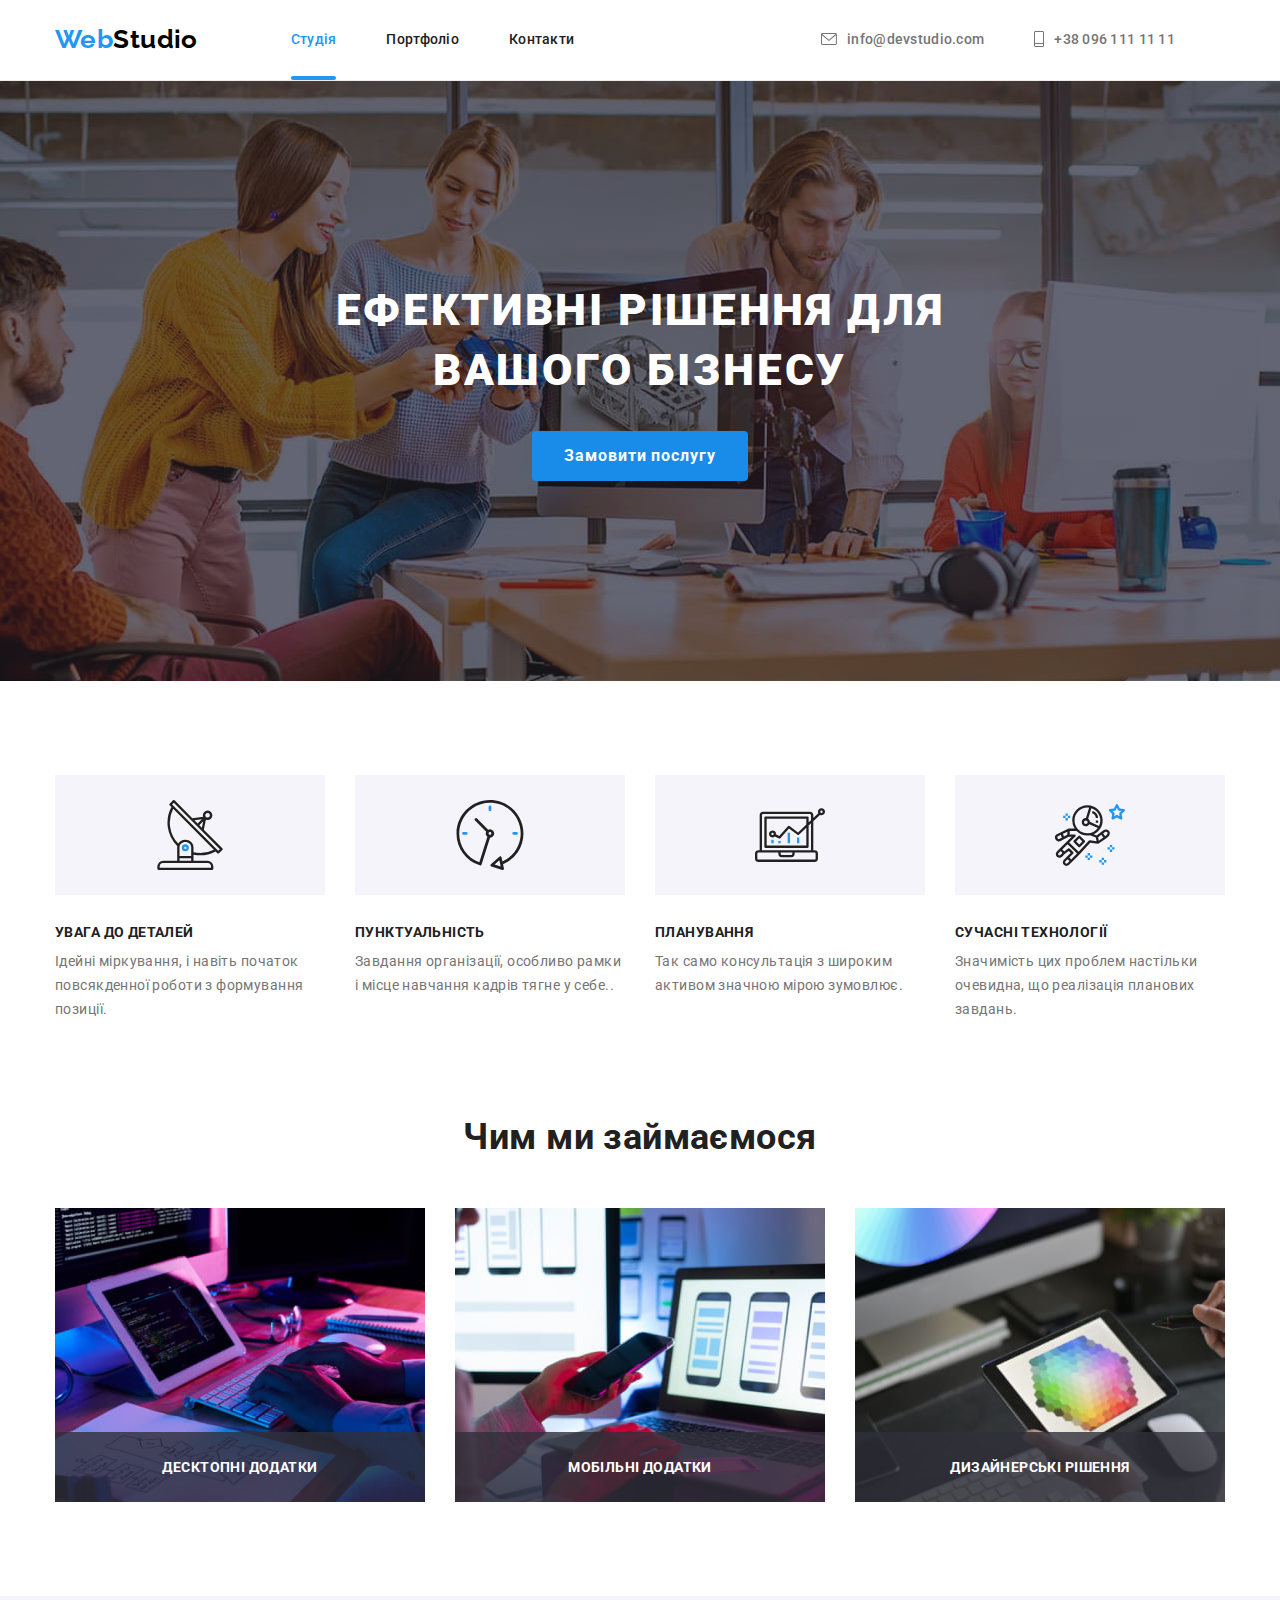
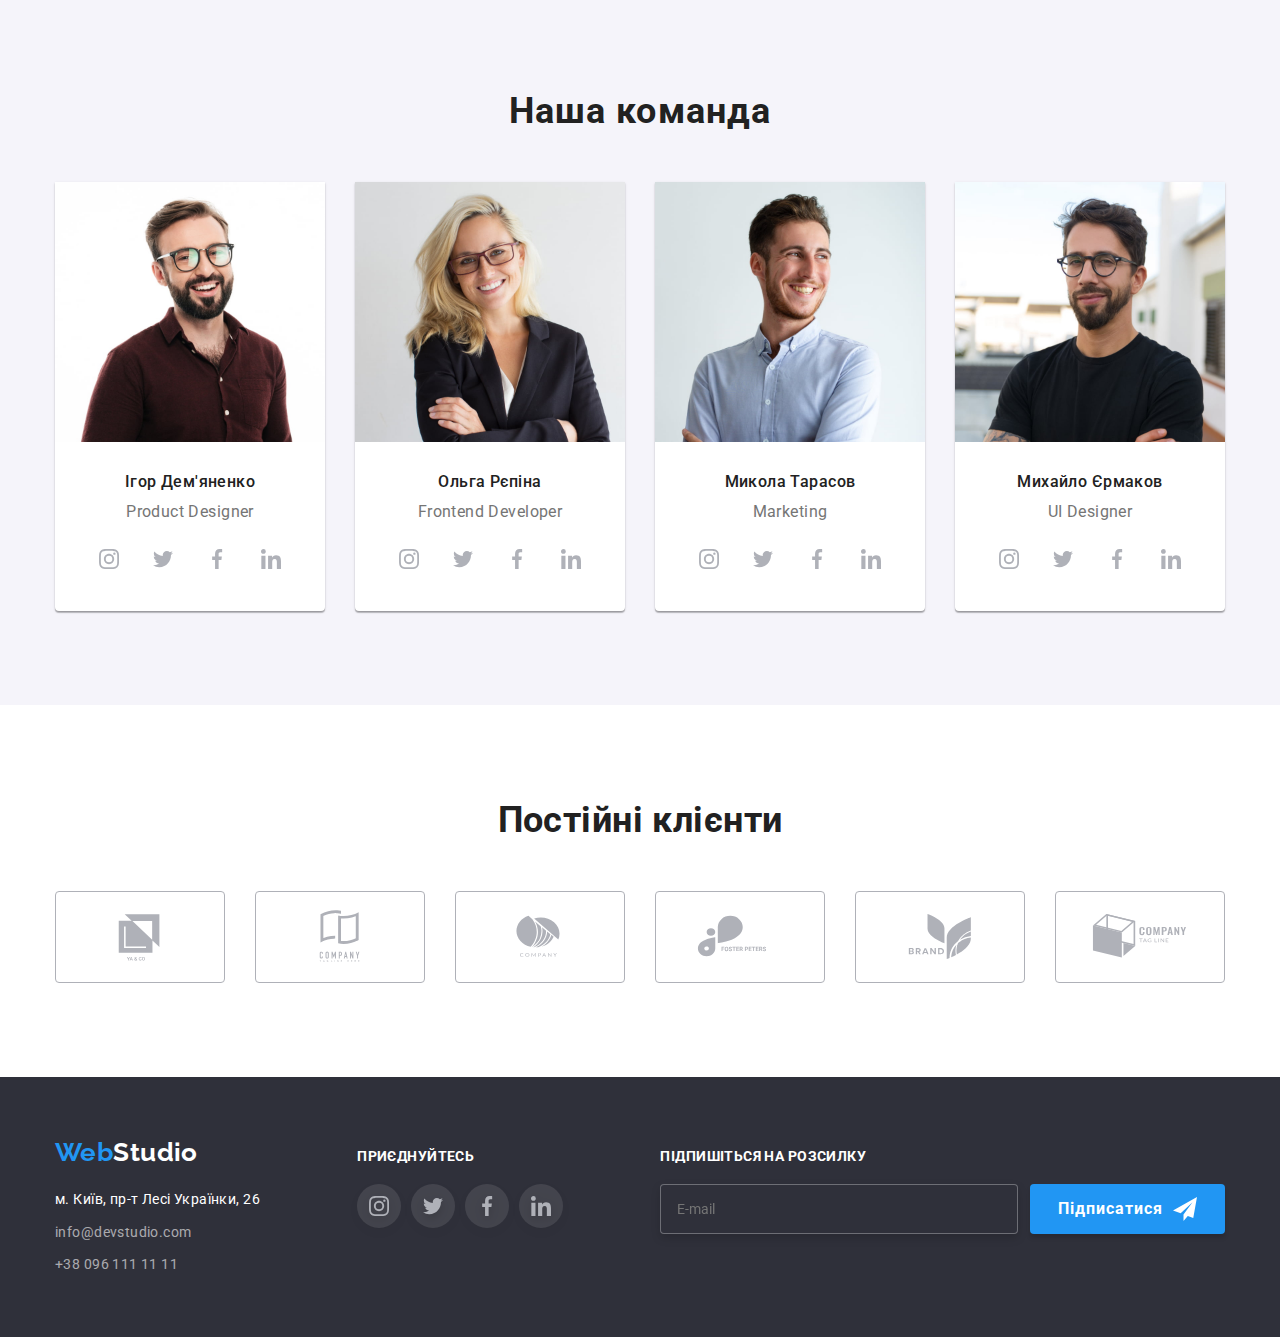
<file: index.html>
<!DOCTYPE html>
<html lang="uk">
  <head>
    <meta charset="UTF-8" />
    <meta http-equiv="X-UA-Compatible" content="IE=edge" />
    <meta name="viewport" content="width=device-width, initial-scale=1.0" />
    <title>Студія</title>

    <link rel="preconnect" href="https://fonts.googleapis.com" />
    <link rel="preconnect" href="https://fonts.gstatic.com" crossorigin />

    <link
      href="https://fonts.googleapis.com/css2?family=Raleway:wght@700&family=Roboto:wght@400;500;700;900&display=f"
      rel="stylesheet"
    />

    <link
      rel="stylesheet"
      href="https://cdnjs.cloudflare.com/ajax/libs/modern-normalize/1.1.0/modern-normalize.min.css"
    />

    <link rel="stylesheet" href="./css/main.min.css" />
    <!-- <link rel="stylesheet" href="./css/styles.css" /> -->
  </head>

  <body class="page">
    <!--Шапка сторінки-->

    <header class="menu-header">
      <!--меню навігації на наступні сторінки-->

      <div class="container header-container">
        <nav class="main-nav">
          <div class="header-link">
            <a class="main-logo link" lang="en" href="/"
              >Web<span class="main-logo-text">Studio</span></a
            >
          </div>

          <ul class="main-nav-items list">
            <li class="nav-item header-item">
              <a class="nav-link link current" href="./index.html"> Студія </a>
            </li>
            <li class="nav-item header-item">
              <a class="nav-link link" href="./portfolio.html">Портфоліо</a>
            </li>
            <li class="nav-item header-item">
              <a class="nav-link link" href="/Контакты">Контакти</a>
            </li>
          </ul>
        </nav>

        <ul class="header-group list">
          <li class="contact-item">
            <a class="contact-link link link-nav" href="mailto:info@devstudio.com"
              ><svg class="link-address" width="16" height="12">
                <use href="./images/icons.svg/symbol-defs.svg#icon-envelope"></use>
              </svg>
              info@devstudio.com</a
            >
          </li>
          <li class="contact-item">
            <a class="contact-link link link-nav" href="tel:+380961111111"
              ><svg class="link-address" width="10" height="16">
                <use href="./images/icons.svg/symbol-defs.svg#icon-Vector"></use>
              </svg>
              +38 096 111 11 11</a
            >
          </li>
        </ul>
      </div>
    </header>

    <div class="backdrop is-hidden" data-modal>
      <div class="modal">
        <button class="modal-btn" type="button" data-modal-close>
          <svg class="close-modal" width="18" height="18">
            <use href="./images/icons.svg/symbol-defs.svg#icon-close-black"></use>
          </svg>
        </button>
        <form class="registred-form" name="registred-form">
          <strong class="registred-form-title">Залиште свої дані, ми вам передзвонимо</strong>
          <div class="registred-form-group" role="group">
            <label class="registred-form-field">
              <span class="registred-form-label">Ім'я</span>
              <input
                class="registred-form-input"
                type="text"
                name="text"
                placeholder=" "
                required
              />
              <svg class="registred-form-icon" width="18" height="18">
                <use href="./images/icons.svg/symbol-defs.svg#icon-person-black"></use>
              </svg>
            </label>

            <label class="registred-form-field">
              <span class="registred-form-label">Телефон</span>
              <input class="registred-form-input" type="tel" name="tel" placeholder=" " required />
              <svg class="registred-form-icon" width="18" height="18">
                <use href="./images/icons.svg/symbol-defs.svg#icon-phone-black"></use>
              </svg>
            </label>

            <label class="registred-form-field">
              <span class="registred-form-label">Пошта</span>
              <input
                class="registred-form-input"
                type="email"
                name="email"
                placeholder=" "
                required
              />
              <svg class="registred-form-icon" width="18" height="18">
                <use href="./images/icons.svg/symbol-defs.svg#icon-email-black"></use>
              </svg>
            </label>

            <label>
              <span class="registred-form-label">Коментар</span>
              <textarea
                class="registred-form-textarea"
                name="registred-form-textarea"
                rows="6"
                placeholder="Введіть текст"
              ></textarea>
            </label>
          </div>

          <label class="registred-form-agree">
            <input class="registred-form-chekbox visually-hidden" type="checkbox" />
            <svg class="registred-form-chekbox-icons" width="16" height="15">
              <use
                class="icon-checked"
                href="./images/icons.svg/symbol-defs.svg#icon-icon-check"
              ></use>
              <use
                class="icon-dischecked"
                href="./images/icons.svg/symbol-defs.svg#icon-dischecked"
              ></use>
            </svg>
            <span class="registred-form-text"
              >Погоджуюся з розсилкою та приймаю
              <a class="contract" href="">Умови договору</a></span
            >
          </label>
          <button class="registred-form-btn" type="submit">Відправити</button>
        </form>
      </div>
    </div>

    <!--Унікальний контент сторінки-->

    <main class="main-content">
      <!--Секция Герой-->

      <section class="section hero">
        <div class="container hero-container">
          <h1 class="hero-title">Ефективні рішення для вашого бізнесу</h1>
          <button class="btn-hero module-btn-hero" type="button" data-modal-open>
            Замовити послугу
          </button>
        </div>
      </section>

      <!--Секція особливості команди розробників-->

      <section class="skils section">
        <div class="container">
          <h2 class="visually-hidden">Галерея робіт</h2>
          <ul class="skils__list list">
            <li class="skils__item">
              <div class="skils__block">
                <svg class="skils__icon" width="70px" height="70px">
                  <use href="./images/icons.svg/symbol-defs.svg#icon-antenna"></use>
                </svg>
              </div>
              <h3 class="skils__subtitle">УВАГА ДО ДЕТАЛЕЙ</h3>
              <p class="skils__text">
                Ідейні міркування, і навіть початок повсякденної роботи з формування позиції.
              </p>
            </li>
            <li class="skils__item">
              <div class="skils__block">
                <svg class="skils__icon" width="70px" height="70px">
                  <use href="./images/icons.svg/symbol-defs.svg#icon-clock"></use>
                </svg>
              </div>
              <h3 class="skils__subtitle">ПУНКТУАЛЬНІСТЬ</h3>
              <p class="skils__text">
                Завдання організації, особливо рамки і місце навчання кадрів тягне у себе..
              </p>
            </li>
            <li class="skils__item">
              <div class="skils__block">
                <svg class="skils__icon" width="70px" height="70px">
                  <use href="./images/icons.svg/symbol-defs.svg#icon-diagram"></use>
                </svg>
              </div>
              <h3 class="skils__subtitle">ПЛАНУВАННЯ</h3>
              <p class="skils__text">
                Так само консультація з широким активом значною мірою зумовлює.
              </p>
            </li>
            <li class="skils__item">
              <div class="skils__block">
                <svg class="skils__icon" width="70px" height="70px">
                  <use href="./images/icons.svg/symbol-defs.svg#icon-astronaut"></use>
                </svg>
              </div>
              <h3 class="skils__subtitle">СУЧАСНІ ТЕХНОЛОГІЇ</h3>
              <p class="skils__text">
                Значимість цих проблем настільки очевидна, що реалізація планових завдань.
              </p>
            </li>
          </ul>
        </div>
      </section>

      <!--Секція галерея-->

      <section class="work section">
        <div class="container">
          <h2 class="section__title">Чим ми займаємося</h2>
          <ul class="work__list list">
            <li class="work__item">
              <div class="work__thomb">
                <img src="images/box.jpg" alt="Набір тексту на планшеті" width="370" height="294" />
                <div class="work__wrap">
                  <h3 class="work__text">Десктопні додатки</h3>
                </div>
              </div>
            </li>

            <li class="work__item">
              <div class="work__thomb">
                <img
                  src="images/box2.jpg"
                  alt="Екран ноутбука з макетами телефону"
                  width="370"
                  height="294"
                />
                <div class="work__wrap">
                  <h3 class="work__text">Мобільні додатки</h3>
                </div>
              </div>
            </li>

            <li class="work__item">
              <div class="work__thomb">
                <img
                  src="images/box3.jpg"
                  alt="Планшет з вибором кольору"
                  width="370"
                  height="294"
                />
                <div class="work__wrap">
                  <h3 class="work__text">Дизайнерські рішення</h3>
                </div>
              </div>
            </li>
          </ul>
        </div>
      </section>

      <!--Наша команда-->

      <section class="teams section">
        <div class="container">
          <h2 class="teams__title">Наша команда</h2>
          <ul class="teams__list list">
            <li class="teams__item">
              <img
                src="images/product-designer.jpg"
                alt="foto Product Designer"
                width="270"
                height="260"
              />
              <div class="teams__card">
                <h3 class="teams__subtitle">Ігор Дем'яненко</h3>
                <p class="teams__text">Product Designer</p>
                <ul class="socials__list list">
                  <li>
                    <a
                      class="social__links"
                      href="https://instagram.com"
                      target="_blank"
                      rel="noopener noreferrer"
                      aria-label="Instagram"
                      ><svg class="socials__icon" width="20" height="20">
                        <use href="./images/icons.svg/symbol-defs.svg#icon-instagram"></use>
                      </svg>
                    </a>
                  </li>
                  <li>
                    <a
                      class="social__links"
                      href="https://twitter.com"
                      target="_blank"
                      rel="noopener noreferrer"
                      aria-label="Twitter"
                      ><svg class="socials__icon" width="20" height="20">
                        <use href="./images/icons.svg/symbol-defs.svg#icon-twitter"></use>
                      </svg>
                    </a>
                  </li>
                  <li>
                    <a
                      class="social__links"
                      href="https://facebook.com"
                      target="_blank"
                      rel="noopener noreferrer"
                      aria-label="Facebook"
                      ><svg class="socials__icon" width="20" height="20">
                        <use href="./images/icons.svg/symbol-defs.svg#icon-facebook"></use>
                      </svg>
                    </a>
                  </li>
                  <li>
                    <a
                      class="social__links"
                      href="https://linkedin.com"
                      target="_blank"
                      rel="noopener noreferrer"
                      aria-label="Linkedin"
                      ><svg class="socials__icon" width="20" height="20">
                        <use href="./images/icons.svg/symbol-defs.svg#icon-linkedin"></use>
                      </svg>
                    </a>
                  </li>
                </ul>
              </div>
            </li>

            <li class="teams__item">
              <img
                src="images/frontend-developer.jpg"
                alt="foto Frontend Developer"
                width="270"
                height="260"
              />
              <div class="teams__card">
                <h3 class="teams__subtitle">Ольга Рєпіна</h3>
                <p class="teams__text">Frontend Developer</p>
                <ul class="socials__list list">
                  <li>
                    <a
                      class="social__links"
                      href="https://instagram.com"
                      target="_blank"
                      rel="noopener noreferrer"
                      aria-label="Instagram"
                      ><svg class="socials__icon" width="20" height="20">
                        <use href="./images/icons.svg/symbol-defs.svg#icon-instagram"></use>
                      </svg>
                    </a>
                  </li>
                  <li>
                    <a
                      class="social__links"
                      href="https://twitter.com"
                      target="_blank"
                      rel="noopener noreferrer"
                      aria-label="Twitter"
                      ><svg class="socials__icon" width="20" height="20">
                        <use href="./images/icons.svg/symbol-defs.svg#icon-twitter"></use>
                      </svg>
                    </a>
                  </li>
                  <li>
                    <a
                      class="social__links"
                      href="https://facebook.com"
                      target="_blank"
                      rel="noopener noreferrer"
                      aria-label="Facebook"
                      ><svg class="socials__icon" width="20" height="20">
                        <use href="./images/icons.svg/symbol-defs.svg#icon-facebook"></use>
                      </svg>
                    </a>
                  </li>
                  <li>
                    <a
                      class="social__links"
                      href="https://linkedin.com"
                      target="_blank"
                      rel="noopener noreferrer"
                      aria-label="Linkedin"
                      ><svg class="socials__icon" width="20" height="20">
                        <use href="./images/icons.svg/symbol-defs.svg#icon-linkedin"></use>
                      </svg>
                    </a>
                  </li>
                </ul>
              </div>
            </li>

            <li class="teams__item">
              <img src="images/marketing.jpg" alt="foto Marketing" width="270" height="260" />
              <div class="teams__card">
                <h3 class="teams__subtitle">Микола Тарасов</h3>
                <p class="teams__text">Marketing</p>
                <ul class="socials__list list">
                  <li>
                    <a
                      class="social__links"
                      href="https://instagram.com"
                      target="_blank"
                      rel="noopener noreferrer"
                      aria-label="Instagram"
                      ><svg class="socials__icon" width="20" height="20">
                        <use href="./images/icons.svg/symbol-defs.svg#icon-instagram"></use>
                      </svg>
                    </a>
                  </li>
                  <li>
                    <a
                      class="social__links"
                      href="https://twitter.com"
                      target="_blank"
                      rel="noopener noreferrer"
                      aria-label="Twitter"
                      ><svg class="socials__icon" width="20" height="20">
                        <use href="./images/icons.svg/symbol-defs.svg#icon-twitter"></use>
                      </svg>
                    </a>
                  </li>
                  <li>
                    <a
                      class="social__links"
                      href="https://facebook.com"
                      target="_blank"
                      rel="noopener noreferrer"
                      aria-label="Facebook"
                      ><svg class="socials__icon" width="20" height="20">
                        <use href="./images/icons.svg/symbol-defs.svg#icon-facebook"></use>
                      </svg>
                    </a>
                  </li>
                  <li>
                    <a
                      class="social__links"
                      href="https://linkedin.com"
                      target="_blank"
                      rel="noopener noreferrer"
                      aria-label="Linkedin"
                      ><svg class="socials__icon" width="20" height="20">
                        <use href="./images/icons.svg/symbol-defs.svg#icon-linkedin"></use>
                      </svg>
                    </a>
                  </li>
                </ul>
              </div>
            </li>

            <li class="teams__item">
              <img src="images/UI-designer.jpg" alt="foto UI Designer" width="270" height="260" />
              <div class="teams__card">
                <h3 class="teams__subtitle">Михайло Єрмаков</h3>
                <p class="teams__text">UI Designer</p>
                <ul class="socials__list list">
                  <li>
                    <a
                      class="social__links"
                      href="https://instagram.com"
                      target="_blank"
                      rel="noopener noreferrer"
                      aria-label="Instagram"
                      ><svg class="socials__icon" width="20" height="20">
                        <use href="./images/icons.svg/symbol-defs.svg#icon-instagram"></use>
                      </svg>
                    </a>
                  </li>
                  <li>
                    <a
                      class="social__links"
                      href="https://twitter.com"
                      target="_blank"
                      rel="noopener noreferrer"
                      aria-label="Twitter"
                      ><svg class="socials__icon" width="20" height="20">
                        <use href="./images/icons.svg/symbol-defs.svg#icon-twitter"></use>
                      </svg>
                    </a>
                  </li>
                  <li>
                    <a
                      class="social__links"
                      href="https://facebook.com"
                      target="_blank"
                      rel="noopener noreferrer"
                      aria-label="Facebook"
                      ><svg class="socials__icon" width="20" height="20">
                        <use href="./images/icons.svg/symbol-defs.svg#icon-facebook"></use>
                      </svg>
                    </a>
                  </li>
                  <li>
                    <a
                      class="social__links"
                      href="https://linkedin.com"
                      target="_blank"
                      rel="noopener noreferrer"
                      aria-label="Linkedin"
                      ><svg class="socials__icon" width="20" height="20">
                        <use href="./images/icons.svg/symbol-defs.svg#icon-linkedin"></use>
                      </svg>
                    </a>
                  </li>
                </ul>
              </div>
            </li>
          </ul>
        </div>
      </section>

      <!-- Постійні клієнти -->

      <section class="clients section">
        <div class="container">
          <h2 class="section__title">Постійні клієнти</h2>
          <ul class="clients__list list">
            <li class="clients__item">
              <a class="clients__link link" href=""
                ><svg class="clients__logo" width="106" height="60">
                  <use href="./images/icons.svg/symbol-defs.svg#icon-Logo"></use>
                </svg>
              </a>
            </li>
            <li class="clients__item">
              <a class="clients__link link" href=""
                ><svg class="clients__logo" width="106" height="60">
                  <use href="./images/icons.svg/symbol-defs.svg#icon-Logo1"></use>
                </svg>
              </a>
            </li>
            <li class="clients__item">
              <a class="clients__link link" href=""
                ><svg class="clients__logo" width="106" height="60">
                  <use href="./images/icons.svg/symbol-defs.svg#icon-Logo2"></use>
                </svg>
              </a>
            </li>
            <li class="clients__item">
              <a class="clients__link link" href=""
                ><svg class="clients__logo" width="106" height="60">
                  <use href="./images/icons.svg/symbol-defs.svg#icon-Logo3"></use>
                </svg>
              </a>
            </li>
            <li class="clients__item">
              <a class="clients__link link" href=""
                ><svg class="clients__logo" width="106" height="60">
                  <use href="./images/icons.svg/symbol-defs.svg#icon-Logo4"></use>
                </svg>
              </a>
            </li>
            <li class="clients__item">
              <a class="clients__link link" href=""
                ><svg class="clients__logo" width="106" height="60">
                  <use href="./images/icons.svg/symbol-defs.svg#icon-Logo5"></use>
                </svg>
              </a>
            </li>
          </ul>
        </div>
      </section>
    </main>

    <!--Підвал сторінки -->
    <footer class="main-footer">
      <div class="container footer-container">
        <div>
          <a class="main-logo link logo-footer" lang="en" href="/"
            >Web<span class="main-logo-text-white">Studio</span></a
          >
          <address class="address">
            <ul class="address-items list">
              <li class="address-item1">
                <a
                  class="address-link link"
                  href="https://goo.gl/maps/Bq6WexbLNgEqduPN9"
                  target="_blank"
                  rel="noopener noreferrer"
                >
                  м. Київ, пр-т Лесі Українки, 26</a
                >
              </li>

              <li class="address-item address-mail">
                <a class="address-contact link" href="mailto:info@devstudio.com"
                  >info@devstudio.com</a
                >
              </li>
              <li class="address-item">
                <a class="address-contact link" href="tel:+380961111111">+38 096 111 11 11</a>
              </li>
            </ul>
          </address>
        </div>

        <!-- приєднуйтесь -->

        <div class="social-links-block">
          <ul class="social-list-footer">
            <h2 class="social-links-title">приєднуйтесь</h2>
            <ul class="list social-links-footer">
              <li class="list-item socials-item">
                <a
                  class="social__links footer-soc"
                  href="https://instagram.com"
                  target="_blank"
                  rel="noopener noreferrer"
                  aria-label="Instagram"
                >
                  <svg class="socials__icon" width="20" height="20">
                    <use href="./images/icons.svg/symbol-defs.svg#icon-instagram"></use>
                  </svg>
                </a>
              </li>
              <li class="list-item socials-item">
                <a
                  class="social__links footer-soc"
                  href="https://twitter.com"
                  target="_blank"
                  rel="noopener noreferrer"
                  aria-label="Twitter"
                  ><svg class="socials__icon" width="20" height="20">
                    <use href="./images/icons.svg/symbol-defs.svg#icon-twitter"></use>
                  </svg>
                </a>
              </li>
              <li class="list-item socials-item">
                <a
                  class="social__links footer-soc"
                  href="https://facebook.com"
                  target="_blank"
                  rel="noopener noreferrer"
                  aria-label="Facebook"
                  ><svg class="socials__icon" width="20" height="20">
                    <use href="./images/icons.svg/symbol-defs.svg#icon-facebook"></use>
                  </svg>
                </a>
              </li>
              <li class="list-item socials-item">
                <a
                  class="social__links footer-soc"
                  href="https://linkedin.com"
                  target="_blank"
                  rel="noopener noreferrer"
                  aria-label="Linkedin"
                  ><svg class="socials__icon" width="20" height="20">
                    <use href="./images/icons.svg/symbol-defs.svg#icon-linkedin"></use>
                  </svg>
                </a>
              </li>
            </ul>
          </ul>
        </div>

        <!-- Підпишіться на розсилку -->

        <form class="email-form" name="email-form">
          <span class="email-form-title">Підпишіться на розсилку</span>
          <div class="email-form-group" role="group">
            <label>
              <input
                class="email-form-input"
                type="email"
                name="email"
                placeholder="E-mail"
                required
              />
            </label>
            <button class="email-form-btn" type="submit">
              <span class="email-form-btn-text">Підписатися</span>
              <svg width="24" height="24">
                <use href="./images/icons.svg/symbol-defs.svg#icon-icon-send"></use>
              </svg>
            </button>
          </div>
        </form>
      </div>
    </footer>
    <script src="./js/modal.js"></script>
  </body>
</html>
</file>
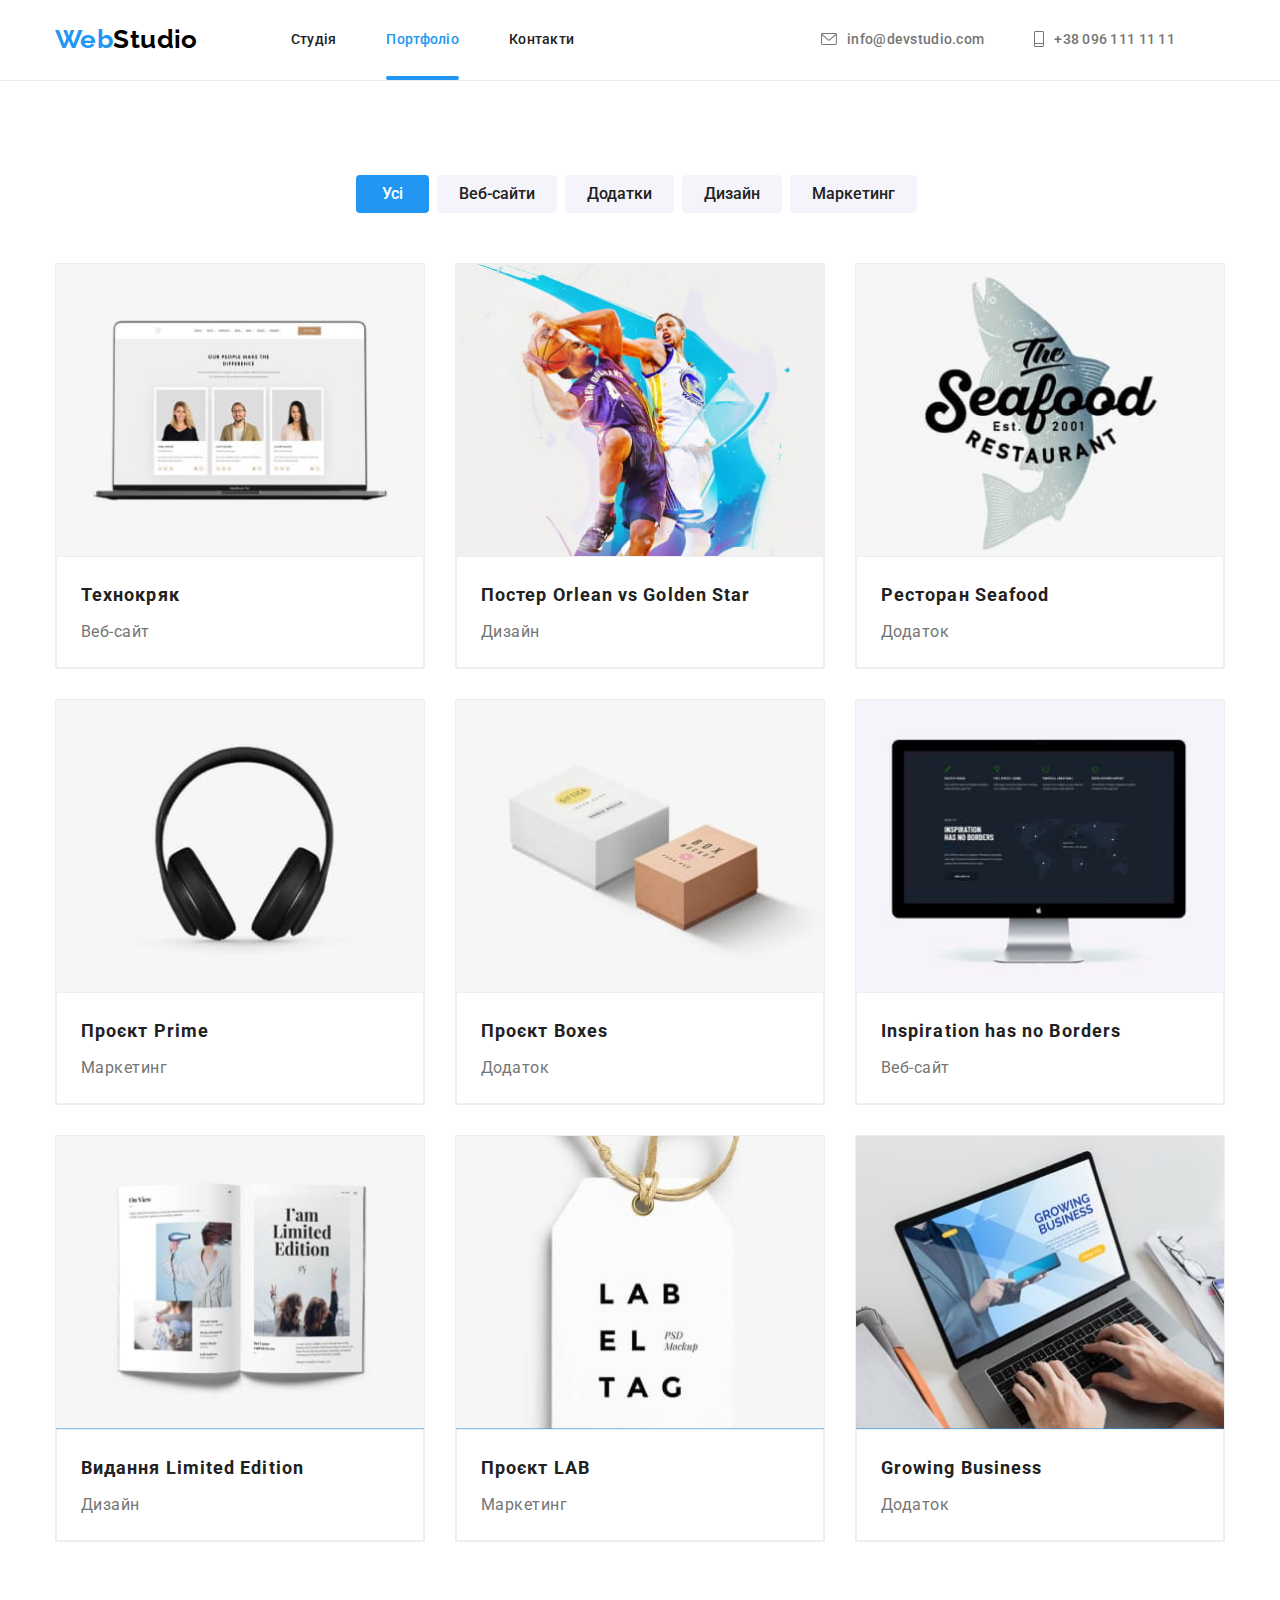
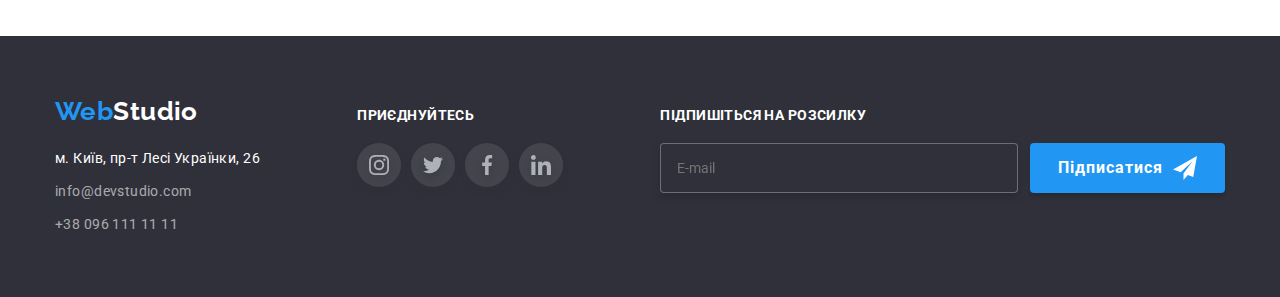
<file: portfolio.html>
<!DOCTYPE html>
<html lang="uk">
  <head>
    <meta charset="UTF-8" />
    <meta http-equiv="X-UA-Compatible" content="IE=edge" />
    <meta name="viewport" content="width=device-width, initial-scale=1.0" />
    <title>Portfolio</title>

    <link rel="preconnect" href="https://fonts.googleapis.com" />
    <link rel="preconnect" href="https://fonts.gstatic.com" crossorigin />

    <link
      href="https://fonts.googleapis.com/css2?family=Raleway:wght@700&family=Roboto:wght@400;500;700;900&display=f"
      rel="stylesheet"/>
      
    <link
      rel="stylesheet"
      href="https://cdnjs.cloudflare.com/ajax/libs/modern-normalize/1.1.0/modern-normalize.min.css"/>

    <link rel="stylesheet" href="./css/main.min.css" />
    <!-- <link rel="stylesheet" href="./css/styles.css" /> -->
  </head>
  <body class="page">
    <!--Шапка сторінки-->

    <header class="menu-header">
      <!--меню навігації на наступні сторінки-->

      <div class="container header-container">
        <nav class="main-nav">
          <div class="header-link">
            <a class="main-logo link" lang="en" href="/"
              >Web<span class="main-logo-text">Studio</span></a
            >
          </div>

          <ul class="main-nav-items list">
            <li class="nav-item header-item">
              <a class="nav-link link" href="./index.html">Студія</a>
            </li>
            <li class="nav-item header-item">
              <a class="nav-link link current" href="./portfolio.html">Портфоліо</a>
            </li>
            <li class="nav-item header-item">
              <a class="nav-link link" href="/Контакты">Контакти</a>
            </li>
          </ul>
        </nav>
        <ul class="header-group list">
          <li class="contact-item">
            <a class="contact-link link link-nav" href="mailto:info@devstudio.com"
              ><svg class="link-address" width="16" height="12">
                <use href="./images/icons.svg/symbol-defs.svg#icon-envelope"></use>
              </svg>
              info@devstudio.com</a
            >
          </li>
          <li class="contact-item">
            <a class="contact-link link link-nav" href="tel:+380961111111"
              ><svg class="link-address" width="10" height="16">
                <use href="./images/icons.svg/symbol-defs.svg#icon-Vector"></use>
              </svg>
              +38 096 111 11 11</a
            >
          </li>
        </ul>
      </div>
    </header>

    <main class="main-content">
      <!-- Портфоліо секція -->

      <section class="section portfolio">
        <div class="container">
          <h1 class="visually-hidden">Портфоліо</h1>

          <!-- Фiльтер -->

          <ul class="filter-item list">
            <li class="filter-item">
              <button class="filter-bnt-now button active" type="button">Усі</button>
            </li>
            <li class="filter-item">
              <button class="filter-bnt button" type="button">Веб-сайти</button>
            </li>
            <li class="filter-item">
              <button class="filter-bnt button" type="button">Додатки</button>
            </li>
            <li class="filter-item">
              <button class="filter-bnt button" type="button">Дизайн</button>
            </li>
            <li class="filter-item">
              <button class="filter-bnt button" type="button">Маркетинг</button>
            </li>
          </ul>

          <!--Картки-->

          <ul class="cards item list">
            <li class="cards-item">
              <div class="cards-thumb">
                  <img
                    class="cards-image"
                    src="images/Portfolio/img.jpg"
                    alt="Ноутбук із картками"
                    width="370"
                    height="294"
                  />
                  <div class="overlay">
                    <p class="overlay-content">
                      Ресурс пропонує комплексні пропозиції з різним рівнем функціоналу та сервісів.
                      Все це дозволить відвідувачу отримати вичерпні відомості про компанію чи
                      приватну особу.
                    </p>
                  </div>
                </div>
              <div class="portfolio-cards">
                <h2 class="cards-title">Технокряк</h2>
                <p class="cards-text">Веб-сайт</p>
              </div>
            </li>

            <li class="cards-item">
              <div class="cards-thumb">
                  <img
                    class="cards-image"
                    src="images/Portfolio/img-1.jpg"
                    alt="Баскетбол"
                    width="370"
                    height="294"
                  />
                  <div class="overlay">
                    <p class="overlay-content">
                      Ресурс пропонує комплексні пропозиції з різним рівнем функціоналу та сервісів.
                      Все це дозволить відвідувачу отримати вичерпні відомості про компанію чи
                      приватну особу.
                    </p>
                  </div>
                </div>
              <div class="portfolio-cards">
                <h2 class="cards-title">Постер Orlean vs Golden Star</h2>
                <p class="cards-text">Дизайн</p>
              </div>
            </li>

            <li class="cards-item">
              <div class="cards-thumb">
                  <img
                    class="cards-image"
                    src="images/Portfolio/img-2.jpg"
                    alt="Дизайн"
                    width="370"
                    height="294"
                  />
                  <div class="overlay">
                    <p class="overlay-content">
                      Ресурс пропонує комплексні пропозиції з різним рівнем функціоналу та сервісів.
                      Все це дозволить відвідувачу отримати вичерпні відомості про компанію чи
                      приватну особу.
                    </p>
                  </div>
                </div>
              <div class="portfolio-cards">
                <h2 class="cards-title">Ресторан Seafood</h2>
                <p class="cards-text">Додаток</p>
              </div>
            </li>

            <li class="cards-item">
              <div class="cards-thumb">
                  <img
                    class="cards-image"
                    src="images/Portfolio/img-3.jpg"
                    alt="Навушники"
                    width="370"
                    height="294"
                  />
                  <div class="overlay">
                    <p class="overlay-content">
                      Ресурс пропонує комплексні пропозиції з різним рівнем функціоналу та сервісів.
                      Все це дозволить відвідувачу отримати вичерпні відомості про компанію чи
                      приватну особу.
                    </p>
                  </div>
                </div>
              <div class="portfolio-cards">
                <h2 class="cards-title">Проєкт Prime</h2>
                <p class="cards-text">Маркетинг</p>
              </div>
            </li>

            <li class="cards-item">
              <div class="cards-thumb">
                  <img
                    class="cards-image"
                    src="images/Portfolio/img-4.jpg"
                    alt="Коробки"
                    width="370"
                    height="294"
                  />
                  <div class="overlay">
                    <p class="overlay-content">
                      Ресурс пропонує комплексні пропозиції з різним рівнем функціоналу та сервісів.
                      Все це дозволить відвідувачу отримати вичерпні відомості про компанію чи
                      приватну особу.
                    </p>
                  </div>
                </div>
              <div class="portfolio-cards">
                <h2 class="cards-title">Проєкт Boxes</h2>
                <p class="cards-text">Додаток</p>
              </div>
            </li>

            <li class="cards-item">
              <div class="cards-thumb">
                  <img
                    class="cards-image"
                    src="images/Portfolio/img-5.jpg"
                    alt="Монітор"
                    width="370"
                    height="294"
                  />
                  <div class="overlay">
                    <p class="overlay-content">
                      Ресурс пропонує комплексні пропозиції з різним рівнем функціоналу та сервісів.
                      Все це дозволить відвідувачу отримати вичерпні відомості про компанію чи
                      приватну особу.
                    </p>
                  </div>
                </div>
              <div class="portfolio-cards">
                <h2 class="cards-title">Inspiration has no Borders</h2>
                <p class="cards-text">Веб-сайт</p>
              </div>
            </li>

            <li class="cards-item">
              <div class="cards-thumb">
                  <img
                    class="cards-image"
                    src="images/Portfolio/img-6.jpg"
                    alt="Книга"
                    width="370"
                    height="294"
                  />
                  <div class="overlay">
                    <p class="overlay-content">
                      Ресурс пропонує комплексні пропозиції з різним рівнем функціоналу та сервісів.
                      Все це дозволить відвідувачу отримати вичерпні відомості про компанію чи
                      приватну особу.
                    </p>
                  </div>
                </div>
              <div class="portfolio-cards">
                <h2 class="cards-title">Видання Limited Edition</h2>
                <p class="cards-text">Дизайн</p>
              </div>
            </li>

            <li class="cards-item">
              <div class="cards-thumb">
                  <img
                    class="cards-image"
                    src="images/Portfolio/img-7.jpg"
                    alt="Бірка"
                    width="370"
                    height="294"
                  />
                  <div class="overlay">
                    <p class="overlay-content">
                      Ресурс пропонує комплексні пропозиції з різним рівнем функціоналу та сервісів.
                      Все це дозволить відвідувачу отримати вичерпні відомості про компанію чи
                      приватну особу.
                    </p>
                  </div>
                </div>
              <div class="portfolio-cards">
                <h2 class="cards-title">Проєкт LAB</h2>
                <p class="cards-text">Маркетинг</p>
              </div>
            </li>

            <li class="cards-item">
              <div class="cards-thumb">
                  <img
                    class="cards-image"
                    src="images/Portfolio/img-8.jpg"
                    alt="Набір тексту на ноутбуці"
                    width="370"
                    height="294"
                  />
                  <div class="overlay">
                    <p class="overlay-content">
                      Ресурс пропонує комплексні пропозиції з різним рівнем функціоналу та сервісів.
                      Все це дозволить відвідувачу отримати вичерпні відомості про компанію чи
                      приватну особу.
                    </p>
                  </div>
                </div>
              <div class="portfolio-cards">
                <h2 class="cards-title">Growing Business</h2>
                <p class="cards-text">Додаток</p>
              </div>
            </li>
          </ul>
        </div>
      </section>
    </main>

    <!-- Підвал сторінки -->

    <footer class="main-footer">
      <div class="container footer-container">
        <div>
          <a class="main-logo link logo-footer" lang="en" href="/"
            >Web<span class="main-logo-text-white">Studio</span></a
          >
          <address class="address">
            <ul class="address-items list">
              <li class="address-item1">
                <a
                  class="address-link link"
                  href="https://goo.gl/maps/Bq6WexbLNgEqduPN9"
                  target="_blank"
                  rel="noopener noreferrer"
                >
                  м. Київ, пр-т Лесі Українки, 26</a
                >
              </li>
              <li class="address-item address-mail">
                <a class="address-contact link" href="mailto:info@devstudio.com"
                  >info@devstudio.com</a
                >
              </li>
              <li class="address-item">
                <a class="address-contact link" href="tel:+380961111111">+38 096 111 11 11</a>
              </li>
            </ul>
          </address>
        </div>

        <!-- Приєднуйтесь -->

        <div class="social-links-block">
          <ul class="social-list-footer">
            <h2 class="social-links-title">приєднуйтесь</h2>
            <ul class="list social-links-footer">
              <li class="list-item socials-item">
                <a
                  class="social__links footer-soc"
                  href="https://instagram.com"
                  target="_blank"
                  rel="noopener noreferrer"
                  aria-label="Instagram"
                  ><svg class="socials__icon" width="20" height="20">
                    <use href="./images/icons.svg/symbol-defs.svg#icon-instagram"></use>
                  </svg>
                </a>
              </li>
              <li class="list-item socials-item">
                <a
                  class="social__links footer-soc"
                  href="https://twitter.com"
                  target="_blank"
                  rel="noopener noreferrer"
                  aria-label="Twitter"
                  ><svg class="socials__icon" width="20" height="20">
                    <use href="./images/icons.svg/symbol-defs.svg#icon-twitter"></use>
                  </svg>
                </a>
              </li>
              <li class="list-item socials-item">
                <a
                  class="social__links footer-soc"
                  href="https://facebook.com"
                  target="_blank"
                  rel="noopener noreferrer"
                  aria-label="Facebook"
                  ><svg class="socials__icon" width="20" height="20">
                    <use href="./images/icons.svg/symbol-defs.svg#icon-facebook"></use>
                  </svg>
                </a>
              </li>
              <li class="list-item socials-item">
                <a
                  class="social__links footer-soc"
                  href="https://linkedin.com"
                  target="_blank"
                  rel="noopener noreferrer"
                  aria-label="Linkedin"
                  ><svg class="socials__icon" width="20" height="20">
                    <use href="./images/icons.svg/symbol-defs.svg#icon-linkedin"></use>
                  </svg>
                </a>
              </li>
            </ul>
          </ul>
        </div>

        <!-- Підпишіться на розсилку -->

        <form class="email-form" name="email-form">
          <span class="email-form-title">Підпишіться на розсилку</span>
          <div class="email-form-group" role="group">
            <label>
              <input
                class="email-form-input"
                type="email"
                name="email"
                placeholder="E-mail"
                required
              />
            </label>
            <button class="email-form-btn" type="submit">
              <span class="email-form-btn-text">Підписатися</span>
              <svg width="24" height="24">
                <use href="./images/icons.svg/symbol-defs.svg#icon-icon-send"></use>
              </svg>
            </button>
          </div>
        </form>
      </div>
    </footer>
  </body>
</html>
</file>
<file: css/styles.css>
/* Vars */

/* :root {
  --main-font: 'Roboto', sans-serif;
  --secondary-font: 'Raleway', sans-serif;

  --primary-color: #212121;
  --white: #ffffff;
  --accent: #2196f3;
  --secondary-text-color: #757575;
  --social-links: #afb1b8;

  --transition: 250ms cubic-bezier(0.4, 0, 0.2, 1);
} */

/* body {
  color: var(--primary-color);
  background-color: var(--white);
  font-family: var(--main-font);
  font-size: 14px;
  letter-spacing: 0.03em;
} */

/* .container {
  width: 1200px;
  padding: 0 15px 0 15px;
  margin-left: auto;
  margin-right: auto;
} */

/* h1,
h2,
h3,
p,
ul {
  margin-top: 0;
  margin-bottom: 0;
  padding: 0;
}

ul {
  list-style: none;
  padding-left: 0;
  margin: 0;
} */

/* .section {
  padding: 94px 0;
} */

/* img {
  display: block;
  max-width: 100%;
  height: auto;
} */

/* HEADER */

/* .menu-header {
  border-bottom: 1px solid #ececec;
  padding-top: 24px;
  padding-bottom: 25px;
} */

/* .contact-item, */
/* .header-group{
  color: var(--secondary-text-color);
  font-weight: 500;
  line-height: 1.14;
  letter-spacing: 0.02em;
  display: flex;
  align-items: center;
} */

/* .main-nav {
  display: flex;
  align-items: center;
  margin-right: auto;
  margin-left: 0;
} */

/* .header-container {
  display: flex;
  align-items: center;
}

.header-link,
.header-item {
  display: block;
  align-items: center;
} */

/* .contact-item, */
/* .header-group{
  margin-right: 0;
} */

/* Navigation */

/* .main-logo {
  font-family: var(--secondary-font);
  font-size: 26px;
  line-height: 1.19;
  color: var(--accent);
  font-weight: 700;
  display: block;
  align-items: center;
} */

/* .main-logo-text {
  color: #000000;
} */

/* .main-nav-items {
  font-weight: 500;
  line-height: 1.14;
  letter-spacing: 0.02em;
  display: flex;
  min-width: 45px;
  margin-left: 93px;
  margin-right: auto;
  gap: 50px;
} */



/* .nav-link {
  color: var(--primary-color);
  font-weight: 500;
  line-height: 1.4;
  letter-spacing: 0.02em;
  transition: color var(--transition);
} */

/* .main-nav > .list .current {
  color: var(--accent);
  position: relative;
  padding-bottom: 32px;
}

.main-nav > .list .current::after {
  content: '';
  position: absolute;
  bottom: -1px;
  left: 0;
  width: 100%;
  height: 4px;
  background-color: var(--accent);
  border-radius: 2px;
} */

/* .contact-item li, */
/* .header-group li {
  margin-right: 50px;
} */

/* .nav-link:hover,
.nav-link:focus,
.nav-link:active {
  color: var(--accent);
} */


/* .nav-item, */
/* .contact-item, */
/* .skils__item, */
/* .work__item, */
/* .filter-item, */
/* .address-item */
/* .list
  {
  list-style: none;
} */


/* .link{
  text-decoration: none;
} */

/* .contact-link {
  line-height: 1.4;
  letter-spacing: 0.02em;
  color: var(--secondary-text-color);
  font-weight: 500;
  text-decoration: none;
  transition: color var(--transition);
} */

/* .contact-link:hover,
.contact-link:focus {
  color: var(--accent);
} */

/* .link-address {
  fill: currentColor;
} */

/* Hero */

/* .hero {
  background-image: linear-gradient(rgba(47, 48, 58, 0.4), rgba(47, 48, 58, 0.4)),
    url(../images/hero.jpg);
  background-color: #2f303a;
  max-width: 1600px;
  background-position: center;
  background-repeat: no-repeat;
  background-size: cover;
  margin-left: auto;
  margin-right: auto;
  padding-top: 200px;
  padding-bottom: 200px;
}

.hero-title {
  font-weight: 900;
  font-size: 44px;
  line-height: 1.36;
  letter-spacing: 0.06em;
  text-transform: uppercase;
  color: var(--white);
  margin-top: 0;
  margin-bottom: 30px;
  width: 696px;
  margin-left: auto;
  margin-right: auto;
  text-align: center;
}

.btn-hero {
  border: none;
  cursor: pointer;
  font-family: inherit;
  background-color: var(--accent);
  color: var(--white);
  font-weight: 700;
  font-size: 16px;
  line-height: 1.87;
  display: flex;
  align-items: center;
  padding: 10px 32px;
  min-width: 216px;
  display: block;
  margin-left: auto;
  margin-right: auto;
  text-align: center;
  letter-spacing: 0.06em;
  border-radius: 4px;
  transition: color var(--transition), background-color var(--transition);
}

.module-btn-hero {
  background-color: #188ce8;
} */

/* Модалка */

/* .visually-hidden {
  position: absolute;
  width: 1px;
  height: 1px;
  margin: -1px;
  border: 0;
  padding: 0;
  white-space: nowrap;
  clip-path: inset(100%);
  clip: rect(0 0 0 0);
  overflow: hidden;
} */

/* .backdrop {
  position: fixed;
  top: 0;
  left: 0;
  width: 100%;
  height: 100%;
  background-color: rgba(0, 0, 0, 0.4);
  transition: visibility var(--transition), opacity var(--transition);
}

.backdrop.is-hidden {
  opacity: 0;
  pointer-events: none;
  visibility: hidden;
} */

/* .modal {
  position: absolute;
  top: 50%;
  left: 50%;
  transform: translate(-50%, -50%);
  padding: 40px;
  width: 528px;
  background-color: var(--white);
  border-radius: 4px;
  box-shadow: 4px 4px 10px rgba(0, 0, 0, 0.4);
}

.modal-btn {
  position: absolute;
  top: 8px;
  right: 8px;
  width: 30px;
  height: 30px;
  display: flex;
  align-items: center;
  justify-content: center;
  padding: 0;
  background-color: transparent;
  border: 1px solid rgba(0, 0, 0, 0.1);
  border-radius: 50%;
  cursor: pointer;
  transition: fill var(--transition);
}

.modal-btn:focus,
.modal-btn:hover {
  fill: var(--accent);
} */

/* .registred-form {
  display: flex;
  flex-direction: column;
  align-items: center;
}

.registred-form-title {
  display: block;
  text-align: center;
  font-weight: 700;
  font-size: 20px;
  line-height: calc(23 / 20);
  letter-spacing: 0.03em;
  color: var(--primary-color);
  margin-bottom: 12px;
}

.registred-form-group {
  display: flex;
  flex-direction: column;
  width: 100%;
  margin-bottom: 20px;
}

.registred-form-field {
  position: relative;
  display: block;
  margin-bottom: 10px;
}

.registred-form-label {
  display: block;
  font-size: 12px;
  margin-bottom: 4px;
  color: var(--secondary-text-color);
}

.registred-form-input {
  width: 100%;
  height: 40px;
  padding-left: 42px;
  padding-right: 42px;
  border: 1px solid rgba(33, 33, 33, 0.2);
  border-radius: 4px;
  outline: transparent;
  transition: border-color var(--transition);
}

.registred-form-input:focus {
  border-color: var(--accent);
}

.registred-form-icon {
  position: absolute;
  bottom: 11px;
  left: 12px;
  transition: fill var(--transition);
}

.registred-form-input:focus + .registred-form-icon {
  fill: var(--accent);
}

.registred-form-agree {
  display: flex;
  align-items: center;
  justify-content: center;
  margin-bottom: 30px;
  gap: 7px;
}

.registred-form-textarea {
  display: block;
  width: 100%;
  height: 120px;
  font-size: 12px;
  border: 1px solid rgba(33, 33, 33, 0.2);
  border-radius: 4px;
  resize: none;
  padding: 12px 16px;
  outline: transparent;
  transition: border-color var(--transition);
}

.registred-form-textarea::placeholder {
  font-size: 12px;
}

.registred-form-textarea:focus {
  border-color: var(--accent);
} */

/* .icon-checked {
  opacity: 0;
  transition: opacity var(--transition);
} */

/* .registred-form-chekbox:checked + .registred-form-chekbox-icons .icon-checked {
  opacity: 1;
}

.icon-dischecked {
  transition: opacity var(--transition);
}

.registred-form-chekbox-icons:focus,
.registred-form-chekbox-icons:hover {
  background-color: var(--accent);
}

.registred-form-chekbox:checked + .registred-form-chekbox-icons .icon-dischecked {
  opacity: 0;
}

.registred-form-text:focus,
.registred-form-text:hover {
  color: var(--accent);
}

.registred-form-text {
  user-select: none;
  font-size: 14px;
  letter-spacing: 0.03em;
  line-height: calc(24 / 14);
} */

/* .contract {
  color: var(--accent);
  text-decoration: underline;
} */

/* .registred-form-btn {
  display: block;
  margin: 0 auto;
  width: 200px;
  height: 50px;
  color: var(--white);
  background-color: var(--accent);
  box-shadow: 0px 4px 4px rgba(0, 0, 0, 0.15);
  border-radius: 4px;
  border: 0;
  cursor: pointer;
} */

/* skils */

/* .skils {
  background-color: var(--white);
  padding-bottom: 0;
}

.skils__subtitle {
  font-weight: 700;
  letter-spacing: 0.03em;
  line-height: 1.14;
  text-transform: uppercase;
  font-size: 14px;
  margin-top: 0;
  margin-bottom: 10px;
}

.skils__text {
  line-height: 1.71;
  color: var(--secondary-text-color);
  font-weight: 400;
}

.skils__list {
  display: flex;
  gap: 30px;
}

.skils__item {
  width: 270px;
}

.skils__icon {
  display: flex;
  border-radius: 4px;
}

.skils__block {
  display: flex;
  gap: 30px;
  align-items: center;
  justify-content: center;
  width: 270px;
  height: 120px;
  background-color: #f5f4fa;
  margin-bottom: 30px;
} */

/* work*/

/* .work {
  background-color: var(--white);
} */

/* .section__title {
  font-size: 36px;
  line-height: 1.17;
  text-align: center;
  margin-bottom: 50px;
  color: var(--primary-color);
} */

/* .work__list {
  display: flex;
  gap: 30px;
}

.work__item {
  width: 370px;
}

.work__thomb {
  position: relative;
}

.work__wrap {
  position: absolute;
  display: flex;
  align-items: center;
  justify-content: center;
  bottom: 0;
  width: 370px;
  height: 70px;
  background: rgba(47, 48, 58, 0.8);
}

.work__text {
  position: absolute;
  font-size: 14px;
  line-height: 16px;
  text-align: center;
  letter-spacing: 0.03em;
  text-transform: uppercase;
  color: var(--white);
} */

/* teams*/

/* .teams__list {
  display: flex;
  gap: 30px;
}

.teams__item {
  background-color: var(--white);
  width: 270 px;
  box-shadow: 0px 1px 3px rgba(0, 0, 0, 0.12), 0px 1px 1px rgba(0, 0, 0, 0.14),
    0px 2px 1px rgba(0, 0, 0, 0.2);
  border-radius: 0px 0px 4px 4px;
}

.teams__card {
  padding-top: 30px;
  padding-bottom: 30px;
}

.teams {
  background-color: #f5f4fa;
}

.teams__title {
  font-size: 36px;
  line-height: 1.17;
  text-align: center;
  letter-spacing: 0.03em;
  color: var(--primary-color);
  margin-bottom: 50px;
}

.teams__subtitle {
  font-weight: 500;
  font-size: 16px;
  line-height: 1.19;
  text-align: center;
  margin-bottom: 10px;
}

.teams__text {
  font-weight: 400;
  font-size: 16px;
  line-height: 1.19;
  text-align: center;
  color: var(--secondary-text-color);
  margin-bottom: 16px;
} */

/* Socials */

/* .socials__list {
  display: flex;
  gap: 10px;
  justify-content: center;
}

.social__links {
  width: 44px;
  height: 44px;
  background-color: rgba(255, 255, 255, 0.1);
  border-radius: 50%;
  display: flex;
  align-items: center;
  justify-content: center;
  color: var(--social-links);

  transition: background-color var(--transition), color var(--transition);
}

.social__links:hover,
.social__links:focus {
  color: var(--white);
  background-color: var(--accent);
}

.socials__icon {
  fill: currentColor;
} */

/* Clients */

/* .clients__list {
  display: flex;
  gap: 30px;
}

.clients {
  background-color: var(--white);
}

.clients__link {
  display: flex;
  justify-content: center;
  align-items: center;
  border: solid 1px #afb1b8;
  width: 170px;
  height: 92px;
  fill: #afb1b8;
  border-radius: 4px;

  transition: border-color var(--transition), fill var(--transition);
}

.clients__link:hover,
.clients__link:focus {
  border-color: var(--accent);
  fill: var(--accent);
} */

/* Filter  */

  /* .filter-item.list {
  display: flex;
  justify-content: center;
  margin-bottom: 50px;
}

.filter-bnt,
.filter-bnt-now {
  border: none;
  font-style: normal;
  font-weight: 500;
  font-size: 16px;
  line-height: 1.6;
  text-align: center;
  color: var(--primary-color);
  background-color: #f5f4fa;
  font-family: inherit;
  border-radius: 4px;
  padding: 6px 22px;
  display: inline-block;
  min-width: 73px;
  margin-right: 8px;
  transition: color var(--transition), background-color var(--transition),
    box-shadow var(--transition);
}

.filter-bnt-now.button.active {
  background-color: var(--accent);
  color: var(--white);
}

.filter-bnt-now:hover,
.filter-bnt-now:focus,
.filter-bnt-now:active {
  background-color: var(--accent);
}  */

/* .button:hover,
.button:focus {
  background-color: var(--accent);
  box-shadow: 0px 3px 1px rgba(0, 0, 0, 0.1), 0px 1px 2px rgba(0, 0, 0, 0.08),
    0px 2px 2px rgba(0, 0, 0, 0.12);
  border-radius: 4px;
  color: var(--white);
  cursor: pointer;
} */

/* Footer */

/* .main-footer {
  background-color: #2f303a;
  padding-top: 60px;
  padding-bottom: 60px;
} */

/* .address,
.address-items,
.address-link {
  color: var(--white);
  font-style: normal;
  font-weight: 400;
  line-height: 1.71;
}

.main-logo-text-white {
  color: var(--white);
} */

/* .logo-footer {
  display: block;
  padding: 0;
  margin-bottom: 20px;
} */

/* .address-link,
.address-mail,
.address-item1 {
  margin-bottom: 9px;
}

.address-contact {
  font-style: normal;
  color: #ffffff99;
  transition: color var(--transition);
}

.address-contact:hover,
.address-contact:focus {
  color: var(--accent);
}

.address-footer {
  display: flex;
} */

/* .footer-container {
  display: flex;
  gap: 70px;
  align-items: baseline;
  justify-content: space-between;
} */

/* .social-links-block {
  display: flex;
}

.social-links-title {
  font-weight: 700;
  font-size: 14px;
  letter-spacing: 0.03em;
  text-transform: uppercase;
  color: var(--white);
  padding-bottom: 20px;
} */

/* .footer-soc {
  background-color: rgba(255, 255, 255, 0.1);
  color: var(--white);
  filter: drop-shadow(0px 4px 4px rgba(0, 0, 0, 0.25));
} */

/* .social-links-footer {
  display: flex;
  gap: 10px;
} */

/* .email-form {
  display: flex;
  flex-direction: column;
} */

/* .email-form-title {
  font-weight: 700;
  font-size: 14px;
  line-height: 16px;
  letter-spacing: 0.03em;
  text-transform: uppercase;
  color: var(--white);
  margin-bottom: 20px;
}

.email-form-group {
  display: flex;
  align-items: center;
  gap: 12px;
}

.email-form-input {
  box-sizing: border-box;
  border: 1px solid rgba(255, 255, 255, 0.3);
  filter: drop-shadow(0px 4px 4px rgba(0, 0, 0, 0.15));
  border-radius: 4px;
  background-color: #2f303a;
  width: 358px;
  height: 50px;
  padding-left: 16px;
  color: var(--white);
} */

/* .email-form-btn {
  display: flex;
  align-items: center;
  gap: 10px;
  padding: 10px 28px;
  height: 50px;
  border: 0;
  color: var(--white);
  background-color: var(--accent);
  box-shadow: 0px 4px 4px rgba(0, 0, 0, 0.15);
  border-radius: 4px;
  cursor: pointer;
}

.email-form-btn-text {
  font-weight: 700;
  font-size: 16px;
  line-height: 30px;
  align-items: center;
  text-align: center;
  letter-spacing: 0.06em;
  color: var(--white);
} */

/* Portfolio  */

/* .page {
  background-color: var(--white);
  font-family: var(--main-font);
  font-size: 14px;
  letter-spacing: 0.03em;
} */

/* .cards-thumb {
  position: relative;
  overflow: hidden;
}

.cards-thumb:hover .overlay,
.cards-thumb:focus .overlay {
  transform: translateY(0);
}

.overlay {
  position: absolute;
  top: 0;
  left: 0;
  transform: translateY(100%);
  width: 100%;
  height: 100%;
  display: flex;
  align-items: center;
  justify-content: center;
  padding: 63px 24px;
  background-color: rgba(33, 150, 243, 0.9);
  transition: transform var(--transition);
}

.overlay-content {
  font-size: 18px;
  line-height: 28px;
  letter-spacing: 0.03em;
  color: var(--white);
} */

/* .portfolio-cards {
  background: #ffffff;
  border-top: 1px solid #eeeeee;
  border-bottom: 1px solid #eeeeee;
  border-left: 1px solid #eeeeee;
  border-right: 1px solid #eeeeee;
  padding: 20px 24px 20px 24px;
} */

/* .cards-title {
  color: var(--primary-color);
  font-weight: 700;
  font-size: 18px;
  line-height: 2;
  letter-spacing: 0.06em;
}

.cards-text {
  font-weight: 400;
  font-size: 16px;
  line-height: 1.88;
  letter-spacing: 0.03em;
  margin-top: 4px;
  color: var(--secondary-text-color);
}

.cards {
  display: flex;
  flex-wrap: wrap;
  gap: 30px;
}

.cards-item {
  transition: box-shadow var(--transition);
  width: calc((100% - 60px) / 3);
  border: 1px solid #eeeeee;
}

.cards-item:hover,
.cards-item:focus {
  box-shadow: 0px 4px 4px rgba(0, 0, 0, 0.25);
} */
</file>
<file: css/main.min.css>
:root{--main-font: "Roboto", sans-serif;--secondary-font: "Raleway", sans-serif;--primary-color: #212121;--white: #ffffff;--accent: #2196f3;--secondary-text-color: #757575;--social-links: #afb1b8;--transition: 250ms cubic-bezier(0.4, 0, 0.2, 1)}.visually-hidden{position:absolute;width:1px;height:1px;margin:-1px;border:0;padding:0;white-space:nowrap;-webkit-clip-path:inset(100%);clip-path:inset(100%);clip:rect(0 0 0 0);overflow:hidden}.backdrop{position:fixed;top:0;left:0;width:100%;height:100%;background-color:rgba(0,0,0,.4);-webkit-transition:visibility var(--transition),opacity var(--transition);transition:visibility var(--transition),opacity var(--transition)}.backdrop.is-hidden{opacity:0;pointer-events:none;visibility:hidden}body{color:var(--primary-color);background-color:var(--white);font-family:var(--main-font);font-size:14px;letter-spacing:.03em}.page{background-color:var(--white);font-family:var(--main-font);font-size:14px;letter-spacing:.03em}h1,h2,h3,p,ul{margin-top:0;margin-bottom:0;padding:0}ul{list-style:none;padding-left:0;margin:0}img{display:block;max-width:100%;height:auto}.link{text-decoration:none}.container{width:1200px;padding:0 15px 0 15px;margin-left:auto;margin-right:auto}.section{padding:94px 0}.main-logo{font-family:var(--secondary-font);font-size:26px;line-height:1.19;color:var(--accent);font-weight:700;display:block;-webkit-box-align:center;-ms-flex-align:center;align-items:center}.hero{background-image:-webkit-gradient(linear, left top, left bottom, from(rgba(47, 48, 58, 0.4)), to(rgba(47, 48, 58, 0.4))),url(../images/hero.jpg);background-image:linear-gradient(rgba(47, 48, 58, 0.4), rgba(47, 48, 58, 0.4)),url(../images/hero.jpg);background-color:#2f303a;max-width:1600px;background-position:center;background-repeat:no-repeat;background-size:cover;margin-left:auto;margin-right:auto;padding-top:200px;padding-bottom:200px}.hero-title{font-weight:900;font-size:44px;line-height:1.36;letter-spacing:.06em;text-transform:uppercase;color:var(--white);margin-top:0;margin-bottom:30px;width:696px;margin-left:auto;margin-right:auto;text-align:center}.btn-hero{border:none;cursor:pointer;font-family:inherit;background-color:var(--accent);color:var(--white);font-weight:700;font-size:16px;line-height:1.87;display:-webkit-box;display:-ms-flexbox;display:flex;-webkit-box-align:center;-ms-flex-align:center;align-items:center;padding:10px 32px;min-width:216px;display:block;margin-left:auto;margin-right:auto;text-align:center;letter-spacing:.06em;border-radius:4px;-webkit-transition:color var(--transition),background-color var(--transition);transition:color var(--transition),background-color var(--transition)}.module-btn-hero{background-color:#188ce8}.work{background-color:var(--white)}.work__list{display:-webkit-box;display:-ms-flexbox;display:flex;gap:30px}.work__item{width:370px;list-style:none}.work__thomb{position:relative}.work__wrap{position:absolute;display:-webkit-box;display:-ms-flexbox;display:flex;-webkit-box-align:center;-ms-flex-align:center;align-items:center;-webkit-box-pack:center;-ms-flex-pack:center;justify-content:center;bottom:0;width:370px;height:70px;background:rgba(47,48,58,.8)}.work__text{position:absolute;font-size:14px;line-height:16px;text-align:center;letter-spacing:.03em;text-transform:uppercase;color:var(--white)}.skils{background-color:var(--white);padding-bottom:0}.skils__subtitle{font-weight:700;letter-spacing:.03em;line-height:1.14;text-transform:uppercase;font-size:14px;margin-top:0;margin-bottom:10px}.skils__text{line-height:1.71;color:var(--secondary-text-color);font-weight:400}.skils__list{display:-webkit-box;display:-ms-flexbox;display:flex;gap:30px}.skils__item{width:270px;list-style:none}.skils__icon{display:-webkit-box;display:-ms-flexbox;display:flex;border-radius:4px}.skils__block{display:-webkit-box;display:-ms-flexbox;display:flex;gap:30px;-webkit-box-align:center;-ms-flex-align:center;align-items:center;-webkit-box-pack:center;-ms-flex-pack:center;justify-content:center;width:270px;height:120px;background-color:#f5f4fa;margin-bottom:30px}.registred-form{display:-webkit-box;display:-ms-flexbox;display:flex;-webkit-box-orient:vertical;-webkit-box-direction:normal;-ms-flex-direction:column;flex-direction:column;-webkit-box-align:center;-ms-flex-align:center;align-items:center}.registred-form-title{display:block;text-align:center;font-weight:700;font-size:20px;line-height:1.15;letter-spacing:.03em;color:var(--primary-color);margin-bottom:12px}.registred-form-group{display:-webkit-box;display:-ms-flexbox;display:flex;-webkit-box-orient:vertical;-webkit-box-direction:normal;-ms-flex-direction:column;flex-direction:column;width:100%;margin-bottom:20px}.registred-form-field{position:relative;display:block;margin-bottom:10px}.registred-form-label{display:block;font-size:12px;margin-bottom:4px;color:var(--secondary-text-color)}.registred-form-input{width:100%;height:40px;padding-left:42px;padding-right:42px;border:1px solid rgba(33,33,33,.2);border-radius:4px;outline:rgba(0,0,0,0);-webkit-transition:border-color var(--transition);transition:border-color var(--transition)}.registred-form-input:focus{border-color:var(--accent)}.registred-form-icon{position:absolute;bottom:11px;left:12px;-webkit-transition:fill var(--transition);transition:fill var(--transition)}.registred-form-input:focus+.registred-form-icon{fill:var(--accent)}.registred-form-agree{display:-webkit-box;display:-ms-flexbox;display:flex;-webkit-box-align:center;-ms-flex-align:center;align-items:center;-webkit-box-pack:center;-ms-flex-pack:center;justify-content:center;margin-bottom:30px;gap:7px}.registred-form-textarea{display:block;width:100%;height:120px;font-size:12px;border:1px solid rgba(33,33,33,.2);border-radius:4px;resize:none;padding:12px 16px;outline:rgba(0,0,0,0);-webkit-transition:border-color var(--transition);transition:border-color var(--transition)}.registred-form-textarea::-webkit-input-placeholder{font-size:12px}.registred-form-textarea::-moz-placeholder{font-size:12px}.registred-form-textarea:-ms-input-placeholder{font-size:12px}.registred-form-textarea::-ms-input-placeholder{font-size:12px}.registred-form-textarea::placeholder{font-size:12px}.registred-form-textarea:focus{border-color:var(--accent)}.registred-form-chekbox:checked+.registred-form-chekbox-icons .icon-checked{opacity:1}.icon-dischecked{-webkit-transition:opacity var(--transition);transition:opacity var(--transition)}.registred-form-chekbox-icons:focus,.registred-form-chekbox-icons:hover{background-color:var(--accent)}.registred-form-chekbox:checked+.registred-form-chekbox-icons .icon-dischecked{opacity:0}.registred-form-text:focus,.registred-form-text:hover{color:var(--accent)}.registred-form-text{-webkit-user-select:none;-moz-user-select:none;-ms-user-select:none;user-select:none;font-size:14px;letter-spacing:.03em;line-height:1.7142857143}.registred-form-btn{display:block;margin:0 auto;width:200px;height:50px;color:var(--white);background-color:var(--accent);-webkit-box-shadow:0px 4px 4px rgba(0,0,0,.15);box-shadow:0px 4px 4px rgba(0,0,0,.15);border-radius:4px;border:0;cursor:pointer}.icon-checked{opacity:0;-webkit-transition:opacity var(--transition);transition:opacity var(--transition)}.contract{color:var(--accent);text-decoration:underline}.modal{position:absolute;top:50%;left:50%;-webkit-transform:translate(-50%, -50%);transform:translate(-50%, -50%);padding:40px;width:528px;background-color:var(--white);border-radius:4px;-webkit-box-shadow:4px 4px 10px rgba(0,0,0,.4);box-shadow:4px 4px 10px rgba(0,0,0,.4)}.modal-btn{position:absolute;top:8px;right:8px;width:30px;height:30px;display:-webkit-box;display:-ms-flexbox;display:flex;-webkit-box-align:center;-ms-flex-align:center;align-items:center;-webkit-box-pack:center;-ms-flex-pack:center;justify-content:center;padding:0;background-color:rgba(0,0,0,0);border:1px solid rgba(0,0,0,.1);border-radius:50%;cursor:pointer;-webkit-transition:fill var(--transition);transition:fill var(--transition)}.modal-btn:focus,.modal-btn:hover{fill:var(--accent)}.menu-header{border-bottom:1px solid #ececec;padding-top:24px;padding-bottom:25px}.main-logo-text{color:#000}.header-group{color:var(--secondary-text-color);font-weight:500;line-height:1.14;letter-spacing:.02em;display:-webkit-box;display:-ms-flexbox;display:flex;-webkit-box-align:center;-ms-flex-align:center;align-items:center}.header-container{display:-webkit-box;display:-ms-flexbox;display:flex;-webkit-box-align:center;-ms-flex-align:center;align-items:center}.header-link,.header-item{display:block;-webkit-box-align:center;-ms-flex-align:center;align-items:center}.header-group{margin-right:0}.header-group li{margin-right:50px}.contact-item{color:var(--secondary-text-color);font-weight:500;line-height:1.14;letter-spacing:.02em;display:-webkit-box;display:-ms-flexbox;display:flex;-webkit-box-align:center;-ms-flex-align:center;align-items:center}.contact-item{margin-right:0;list-style:none}.contact-item li{margin-right:50px}.contact-link{line-height:1.4;letter-spacing:.02em;color:var(--secondary-text-color);font-weight:500;text-decoration:none;-webkit-transition:color var(--transition);transition:color var(--transition)}.link-nav{text-decoration:none;display:-webkit-box;display:-ms-flexbox;display:flex;-webkit-box-align:center;-ms-flex-align:center;align-items:center;gap:10px}.contact-link:hover,.contact-link:focus{color:var(--accent)}.teams__list{display:-webkit-box;display:-ms-flexbox;display:flex;gap:30px}.teams__item{background-color:var(--white);width:270 px;-webkit-box-shadow:0px 1px 3px rgba(0,0,0,.12),0px 1px 1px rgba(0,0,0,.14),0px 2px 1px rgba(0,0,0,.2);box-shadow:0px 1px 3px rgba(0,0,0,.12),0px 1px 1px rgba(0,0,0,.14),0px 2px 1px rgba(0,0,0,.2);border-radius:0px 0px 4px 4px}.teams__card{padding-top:30px;padding-bottom:30px}.teams{background-color:#f5f4fa}.teams__title{font-size:36px;line-height:1.17;text-align:center;letter-spacing:.03em;color:var(--primary-color);margin-bottom:50px}.teams__subtitle{font-weight:500;font-size:16px;line-height:1.19;text-align:center;margin-bottom:10px}.teams__text{font-weight:400;font-size:16px;line-height:1.19;text-align:center;color:var(--secondary-text-color);margin-bottom:16px}.filter-item.list{display:-webkit-box;display:-ms-flexbox;display:flex;-webkit-box-pack:center;-ms-flex-pack:center;justify-content:center;margin-bottom:50px}.filter-item{list-style:none}.filter-bnt,.filter-bnt-now{border:none;font-style:normal;font-weight:500;font-size:16px;line-height:1.6;text-align:center;color:var(--primary-color);background-color:#f5f4fa;font-family:inherit;border-radius:4px;padding:6px 22px;display:inline-block;min-width:73px;margin-right:8px;-webkit-transition:color var(--transition),background-color var(--transition),-webkit-box-shadow var(--transition);transition:color var(--transition),background-color var(--transition),-webkit-box-shadow var(--transition);transition:color var(--transition),background-color var(--transition),box-shadow var(--transition);transition:color var(--transition),background-color var(--transition),box-shadow var(--transition),-webkit-box-shadow var(--transition)}.filter-bnt-now.button.active{background-color:var(--accent);color:var(--white)}.filter-bnt-now:hover,.filter-bnt-now:focus,.filter-bnt-now:active{background-color:var(--accent)}.button:hover,.button:focus{background-color:var(--accent);-webkit-box-shadow:0px 3px 1px rgba(0,0,0,.1),0px 1px 2px rgba(0,0,0,.08),0px 2px 2px rgba(0,0,0,.12);box-shadow:0px 3px 1px rgba(0,0,0,.1),0px 1px 2px rgba(0,0,0,.08),0px 2px 2px rgba(0,0,0,.12);border-radius:4px;color:var(--white);cursor:pointer}.portfolio-cards{background:#fff;border-top:1px solid #eee;border-bottom:1px solid #eee;border-left:1px solid #eee;border-right:1px solid #eee;padding:20px 24px 20px 24px}.cards-thumb{position:relative;overflow:hidden}.cards-thumb:hover .overlay,.cards-thumb:focus .overlay{-webkit-transform:translateY(0);transform:translateY(0)}.overlay{position:absolute;top:0;left:0;-webkit-transform:translateY(100%);transform:translateY(100%);width:100%;height:100%;display:-webkit-box;display:-ms-flexbox;display:flex;-webkit-box-align:center;-ms-flex-align:center;align-items:center;-webkit-box-pack:center;-ms-flex-pack:center;justify-content:center;padding:63px 24px;background-color:rgba(33,150,243,.9);-webkit-transition:-webkit-transform var(--transition);transition:-webkit-transform var(--transition);transition:transform var(--transition);transition:transform var(--transition), -webkit-transform var(--transition)}.overlay-content{font-size:18px;line-height:28px;letter-spacing:.03em;color:var(--white)}.cards-title{color:var(--primary-color);font-weight:700;font-size:18px;line-height:2;letter-spacing:.06em}.cards-text{font-weight:400;font-size:16px;line-height:1.88;letter-spacing:.03em;margin-top:4px;color:var(--secondary-text-color)}.cards{display:-webkit-box;display:-ms-flexbox;display:flex;-ms-flex-wrap:wrap;flex-wrap:wrap;gap:30px}.cards-item{-webkit-transition:-webkit-box-shadow var(--transition);transition:-webkit-box-shadow var(--transition);transition:box-shadow var(--transition);transition:box-shadow var(--transition), -webkit-box-shadow var(--transition);width:calc((100% - 60px)/3);border:1px solid #eee}.cards-item:hover,.cards-item:focus{-webkit-box-shadow:0px 4px 4px rgba(0,0,0,.25);box-shadow:0px 4px 4px rgba(0,0,0,.25)}.clients__list{display:-webkit-box;display:-ms-flexbox;display:flex;gap:30px}.section__title{font-size:36px;line-height:1.17;text-align:center;margin-bottom:50px;color:var(--primary-color)}.clients{background-color:var(--white)}.clients__link{display:-webkit-box;display:-ms-flexbox;display:flex;-webkit-box-pack:center;-ms-flex-pack:center;justify-content:center;-webkit-box-align:center;-ms-flex-align:center;align-items:center;border:solid 1px #afb1b8;width:170px;height:92px;fill:#afb1b8;border-radius:4px;-webkit-transition:border-color var(--transition),fill var(--transition);transition:border-color var(--transition),fill var(--transition)}.clients__link:hover,.clients__link:focus{border-color:var(--accent);fill:var(--accent)}.logo-footer{display:block;padding:0;margin-bottom:20px}.footer-container{display:-webkit-box;display:-ms-flexbox;display:flex;gap:70px;-webkit-box-align:baseline;-ms-flex-align:baseline;align-items:baseline;-webkit-box-pack:justify;-ms-flex-pack:justify;justify-content:space-between}.main-footer{background-color:#2f303a;padding-top:60px;padding-bottom:60px}.footer-soc{background-color:rgba(255,255,255,.1);color:var(--white);-webkit-filter:drop-shadow(0px 4px 4px rgba(0, 0, 0, 0.25));filter:drop-shadow(0px 4px 4px rgba(0, 0, 0, 0.25))}.socials__list{display:-webkit-box;display:-ms-flexbox;display:flex;gap:10px;-webkit-box-pack:center;-ms-flex-pack:center;justify-content:center}.social__links{width:44px;height:44px;background-color:rgba(255,255,255,.1);border-radius:50%;display:-webkit-box;display:-ms-flexbox;display:flex;-webkit-box-align:center;-ms-flex-align:center;align-items:center;-webkit-box-pack:center;-ms-flex-pack:center;justify-content:center;color:var(--social-links);fill:var(--white);-webkit-transition:background-color var(--transition),color var(--transition);transition:background-color var(--transition),color var(--transition)}.social__links:hover,.social__links:focus{color:var(--white);background-color:var(--accent)}.socials__icon{fill:currentColor}.social-links-block{display:-webkit-box;display:-ms-flexbox;display:flex}.social-links-title{font-weight:700;font-size:14px;letter-spacing:.03em;text-transform:uppercase;color:var(--white);padding-bottom:20px}.social-links-footer{display:-webkit-box;display:-ms-flexbox;display:flex;gap:10px}.email-form{display:-webkit-box;display:-ms-flexbox;display:flex;-webkit-box-orient:vertical;-webkit-box-direction:normal;-ms-flex-direction:column;flex-direction:column}.email-form-title{font-weight:700;font-size:14px;line-height:16px;letter-spacing:.03em;text-transform:uppercase;color:var(--white);margin-bottom:20px}.email-form-group{display:-webkit-box;display:-ms-flexbox;display:flex;-webkit-box-align:center;-ms-flex-align:center;align-items:center;gap:12px}.email-form-input{-webkit-box-sizing:border-box;box-sizing:border-box;border:1px solid rgba(255,255,255,.3);-webkit-filter:drop-shadow(0px 4px 4px rgba(0, 0, 0, 0.15));filter:drop-shadow(0px 4px 4px rgba(0, 0, 0, 0.15));border-radius:4px;background-color:#2f303a;width:358px;height:50px;padding-left:16px;color:var(--white)}.email-form-btn{display:-webkit-box;display:-ms-flexbox;display:flex;-webkit-box-align:center;-ms-flex-align:center;align-items:center;gap:10px;padding:10px 28px;height:50px;border:0;color:var(--white);background-color:var(--accent);-webkit-box-shadow:0px 4px 4px rgba(0,0,0,.15);box-shadow:0px 4px 4px rgba(0,0,0,.15);border-radius:4px;cursor:pointer}.email-form-btn-text{font-weight:700;font-size:16px;line-height:30px;-webkit-box-align:center;-ms-flex-align:center;align-items:center;text-align:center;letter-spacing:.06em;color:var(--white)}.main-nav{display:-webkit-box;display:-ms-flexbox;display:flex;-webkit-box-align:center;-ms-flex-align:center;align-items:center;margin-right:auto;margin-left:0}.main-nav-items{font-weight:500;line-height:1.14;letter-spacing:.02em;display:-webkit-box;display:-ms-flexbox;display:flex;min-width:45px;margin-left:93px;margin-right:auto;gap:50px}.nav-link{color:var(--primary-color);font-weight:500;line-height:1.4;letter-spacing:.02em;-webkit-transition:color var(--transition);transition:color var(--transition)}.main-nav>.list .current{color:var(--accent);position:relative;padding-bottom:32px}.main-nav>.list .current::after{content:"";position:absolute;bottom:-1px;left:0;width:100%;height:4px;background-color:var(--accent);border-radius:2px}.nav-link:hover,.nav-link:focus,.nav-link:active{color:var(--accent)}.nav-item{list-style:none}.address,.address-items,.address-link{color:var(--white);font-style:normal;font-weight:400;line-height:1.71}.main-logo-text-white{color:var(--white)}.address-link,.address-mail,.address-item1{margin-bottom:9px}.link-address{fill:currentColor}.address-contact{font-style:normal;color:rgba(255,255,255,.6);-webkit-transition:color var(--transition);transition:color var(--transition)}.address-contact:hover,.address-contact:focus{color:var(--accent)}.address-footer{display:-webkit-box;display:-ms-flexbox;display:flex}.address-item{list-style:none}/*# sourceMappingURL=main.min.css.map */
</file>
